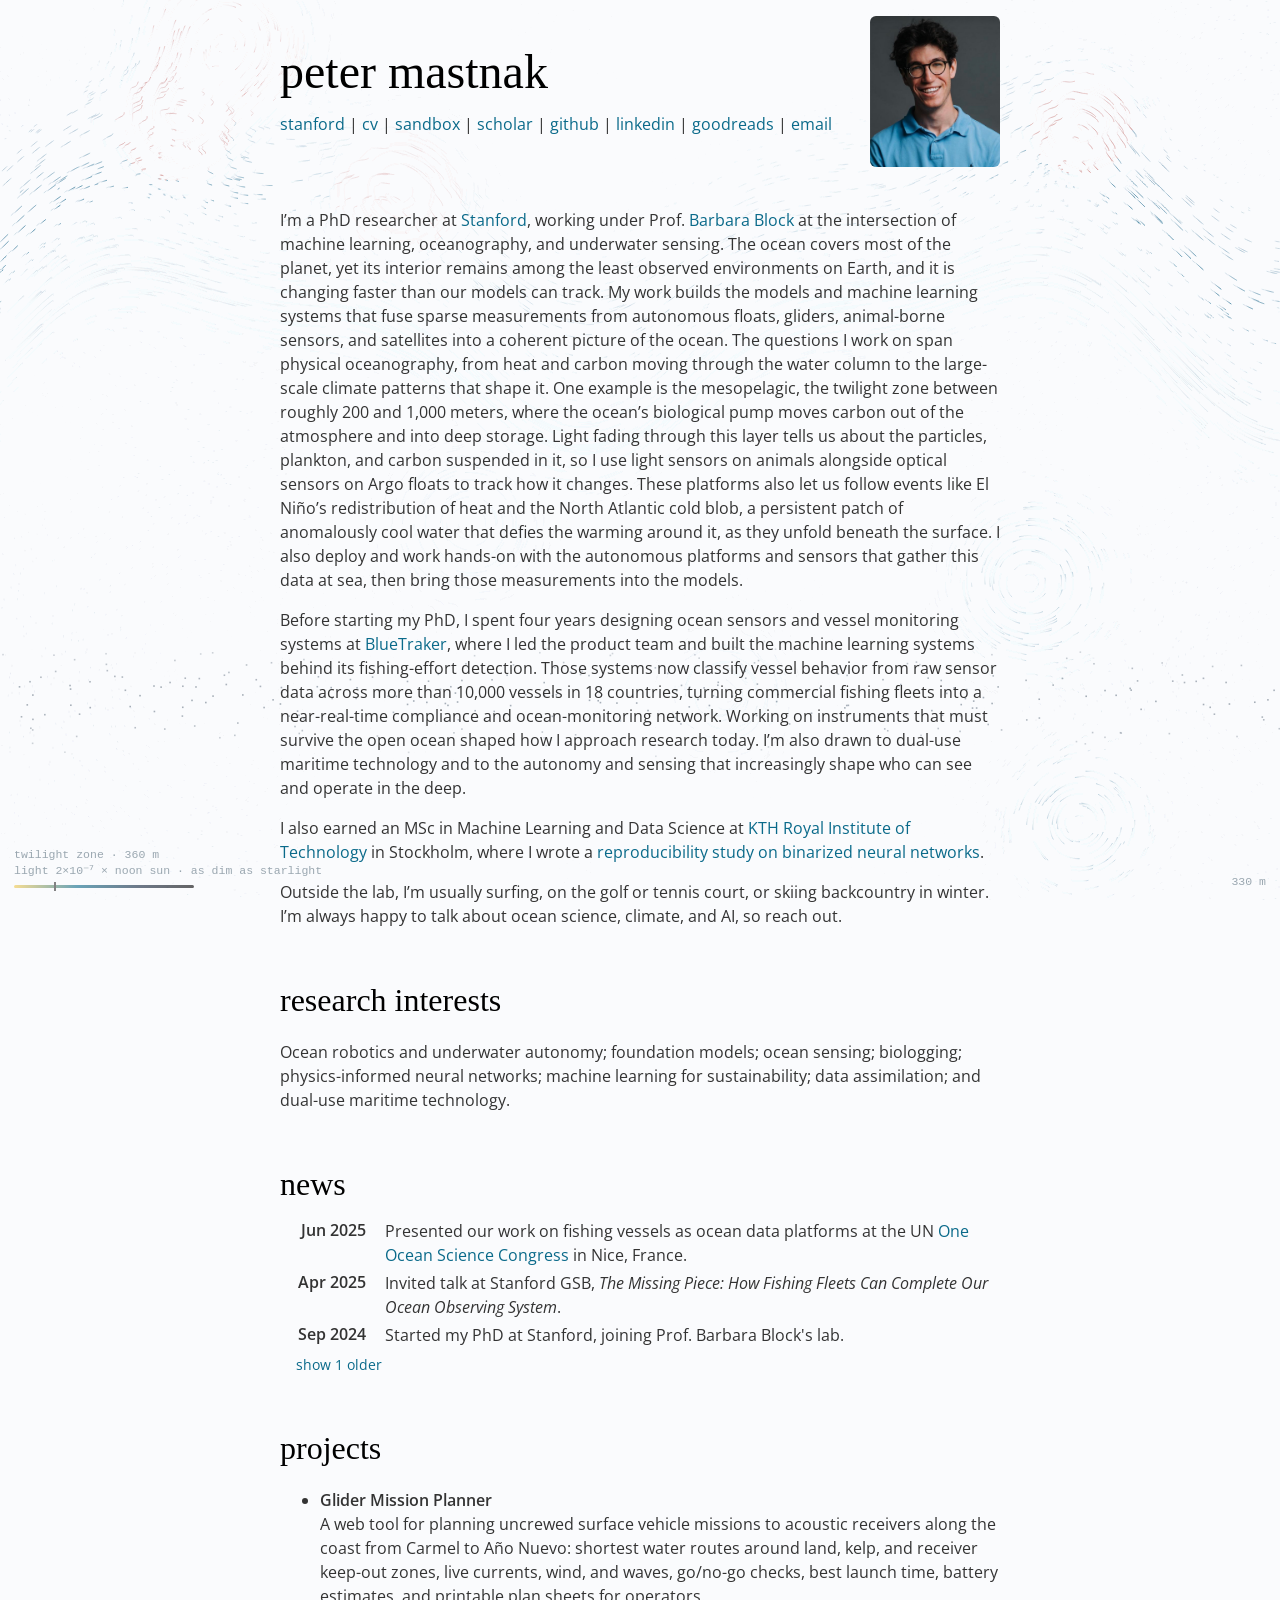
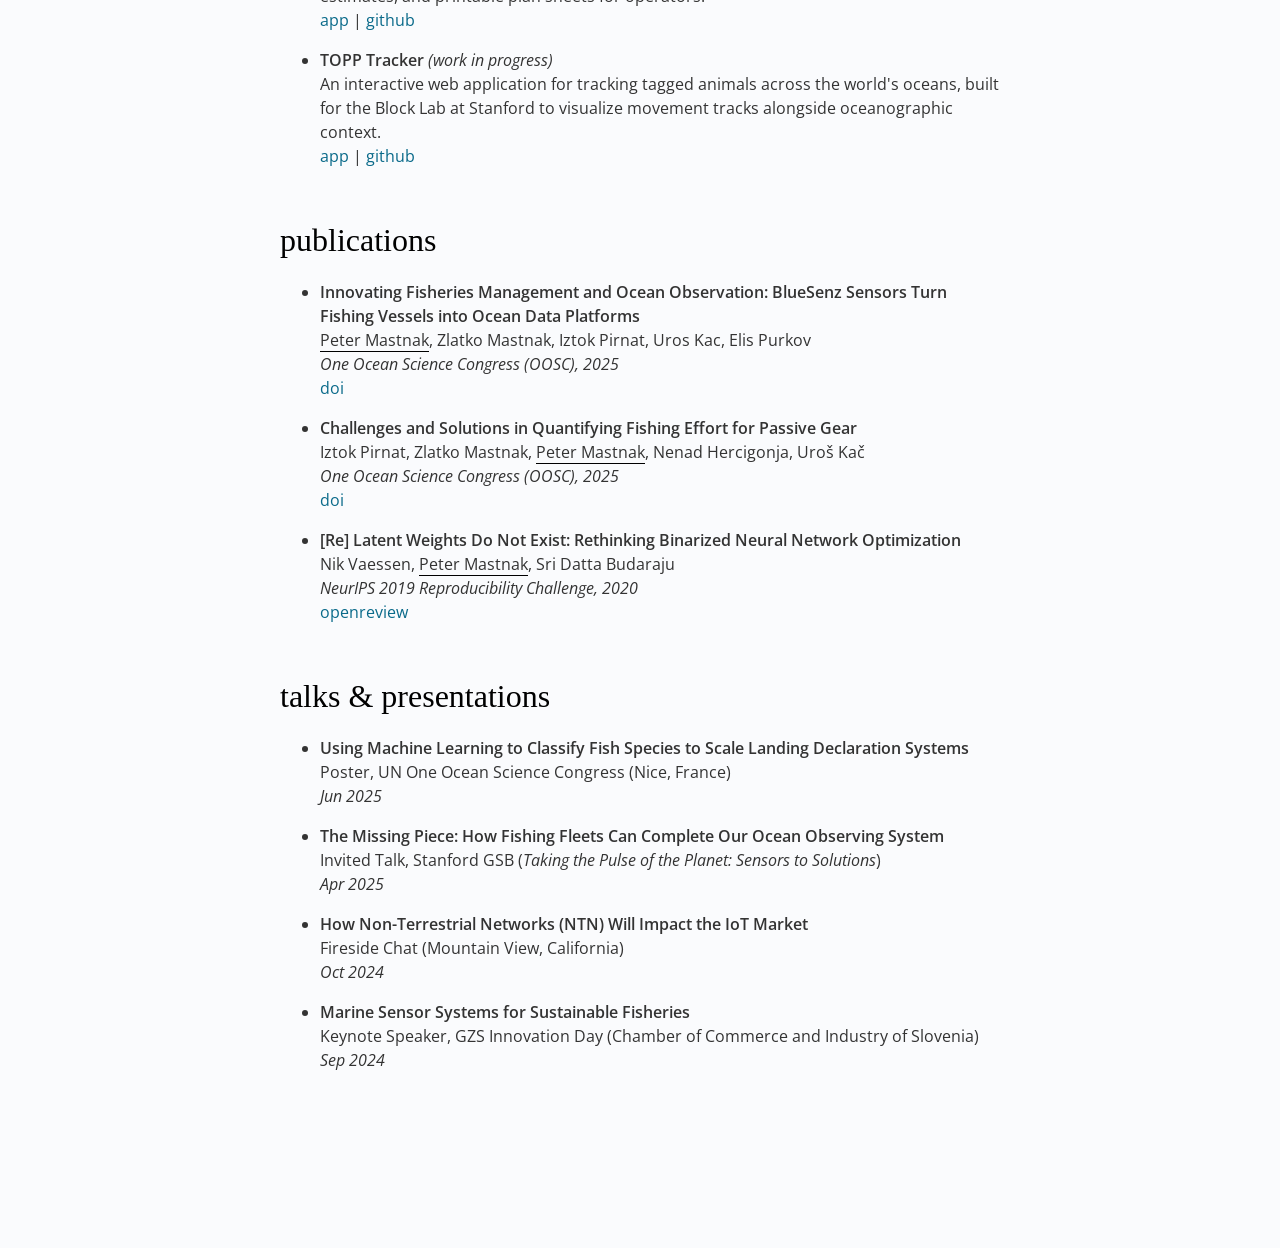
<file: index.html>
<!DOCTYPE html>
<html>

<head>

<meta charset="utf-8">
<meta name="viewport" content="width=device-width, initial-scale=1.0">
<link rel="stylesheet" href="style.css">
<title>Peter Mastnak | Stanford PhD, Ocean Machine Learning</title>
<meta name="google-site-verification" content="ZGIbBYw22RWLkioQLdrv5SLob4nlBWkmapHMqDgbLFs">
<link rel="canonical" href="https://petermastnak.github.io/">
<link rel="icon" type="image/x-icon" href="favicon.jpg">
<meta name="description" content="Peter Mastnak: PhD researcher at Stanford working on machine learning, oceanography, and underwater sensing.">
<meta property="og:type" content="website">
<meta property="og:url" content="https://petermastnak.github.io/">
<meta property="og:title" content="peter mastnak">
<meta property="og:description" content="Machine learning, oceanography, and underwater sensing at Stanford.">
<meta property="og:image" content="https://petermastnak.github.io/assets/og.png">
<meta property="og:image:width" content="1200">
<meta property="og:image:height" content="630">
<meta name="twitter:card" content="summary_large_image">
<meta name="twitter:image" content="https://petermastnak.github.io/assets/og.png">
<script type="application/ld+json">
{
  "@context": "https://schema.org",
  "@type": "Person",
  "name": "Peter Mastnak",
  "url": "https://petermastnak.github.io/",
  "image": "https://petermastnak.github.io/assets/profile_pic.jpg",
  "jobTitle": "PhD Researcher",
  "affiliation": {"@type": "CollegeOrUniversity", "name": "Stanford University", "url": "https://www.stanford.edu"},
  "knowsAbout": ["Machine learning", "Oceanography", "Data assimilation", "Underwater sensing", "Biologging"],
  "sameAs": [
    "https://scholar.google.com/citations?user=CiZz98wAAAAJ",
    "https://github.com/PeterMastnak",
    "https://www.linkedin.com/in/peter-mastnak-803452a7",
    "https://oceans.stanford.edu/people/peter-mastnak"
  ]
}
</script>
<script src="assets/js/theme.js"></script>
</head>

<body>

<canvas id="jet" aria-hidden="true"></canvas>

<img id="profile_pic" src="assets/profile_pic.jpg" alt="peter mastnak">

<h1>peter mastnak</h1>

<h3>
<a href="https://oceans.stanford.edu/people/peter-mastnak">stanford</a>
| <a href="assets/cv.pdf">cv</a>
| <a href="sandbox/">sandbox</a>
| <a href="https://scholar.google.com/citations?user=CiZz98wAAAAJ&hl=en">scholar</a>
| <a href="https://github.com/PeterMastnak">github</a>
| <a href="https://www.linkedin.com/in/peter-mastnak-803452a7">linkedin</a>
| <a href="https://www.goodreads.com/user/show/30342872">goodreads</a>
| <a href="mailto:pmastnak@stanford.edu">email</a>
</h3>

<p>
I’m a PhD researcher at
<a href="https://sustainability.stanford.edu">Stanford</a>,
working under Prof. <a href="https://oceans.stanford.edu/people/barbara-block">Barbara Block</a>
at the intersection of machine learning, oceanography, and underwater sensing.
The ocean covers most of the planet, yet its interior remains among the least observed environments on Earth,
and it is changing faster than our models can track.
My work builds the models and machine learning systems that fuse sparse measurements
from autonomous floats, gliders, animal-borne sensors, and satellites into a coherent picture of the ocean.
The questions I work on span physical oceanography,
from heat and carbon moving through the water column to the large-scale climate patterns that shape it.
One example is the mesopelagic, the twilight zone between roughly 200 and 1,000 meters,
where the ocean’s biological pump moves carbon out of the atmosphere and into deep storage.
Light fading through this layer tells us about the particles, plankton, and carbon suspended in it,
so I use light sensors on animals alongside optical sensors on Argo floats to track how it changes.
These platforms also let us follow events like El Niño’s redistribution of heat
and the North Atlantic cold blob, a persistent patch of anomalously cool water that defies the warming around it,
as they unfold beneath the surface.
I also deploy and work hands-on with the autonomous platforms and sensors that gather this data at sea,
then bring those measurements into the models.
</p>

<p>
Before starting my PhD, I spent four years designing ocean sensors and vessel monitoring systems at
<a href="https://www.bluetraker.com">BlueTraker</a>,
where I led the product team and built the machine learning systems behind its fishing-effort detection.
Those systems now classify vessel behavior from raw sensor data across more than 10,000 vessels in 18 countries,
turning commercial fishing fleets into a near-real-time compliance and ocean-monitoring network.
Working on instruments that must survive the open ocean shaped how I approach research today.
I’m also drawn to dual-use maritime technology
and to the autonomy and sensing that increasingly shape who can see and operate in the deep.
</p>

<p>
I also earned an MSc in Machine Learning and Data Science at
<a href="https://www.kth.se">KTH Royal Institute of Technology</a> in Stockholm,
where I wrote a <a href="https://openreview.net/forum?id=SkegBa5zTH">reproducibility study on binarized neural networks</a>.
</p>

<p>
Outside the lab, I’m usually surfing, on the golf or tennis court, or skiing backcountry in winter.
I’m always happy to talk about ocean science, climate, and AI, so reach out.
</p>


<h2>research interests</h2>
<p>
Ocean robotics and underwater autonomy; foundation models; ocean sensing;
biologging; physics-informed neural networks; machine learning for sustainability;
data assimilation; and dual-use maritime technology.
</p>


<h2>news</h2>

<table id="news">

<tr>
	<th>Jun 2025</th>
	<td>Presented our work on fishing vessels as ocean data platforms at the UN <a href="https://oneoceanscience.com">One Ocean Science Congress</a> in Nice, France.</td>
</tr>

<tr>
	<th>Apr 2025</th>
	<td>Invited talk at Stanford GSB, <i>The Missing Piece: How Fishing Fleets Can Complete Our Ocean Observing System</i>.</td>
</tr>

<tr>
	<th>Sep 2024</th>
	<td>Started my PhD at Stanford, joining Prof. Barbara Block's lab.</td>
</tr>

<tr>
	<th>Sep 2024</th>
	<td>Keynote at GZS Innovation Day following BlueTraker's national innovation award for marine sensor systems.</td>
</tr>

</table>


<section id="projects">
<canvas id="track" aria-hidden="true"></canvas>
<h2>projects</h2>

<ul>

<li>
<b>Glider Mission Planner</b><br>
A web tool for planning uncrewed surface vehicle missions to acoustic receivers along the coast from Carmel to Año Nuevo:
shortest water routes around land, kelp, and receiver keep-out zones, live currents, wind, and waves,
go/no-go checks, best launch time, battery estimates, and printable plan sheets for operators.<br>
<a href="https://petermastnak.github.io/glider-mission-planner/">app</a>
| <a href="https://github.com/PeterMastnak/glider-mission-planner">github</a>
</li>

<li>
<b>TOPP Tracker</b> <i>(work in progress)</i><br>
An interactive web application for tracking tagged animals across the world's oceans,
built for the Block Lab at Stanford to visualize movement tracks alongside oceanographic context.<br>
<a href="https://topptracker.vercel.app/">app</a>
| <a href="https://github.com/PeterMastnak">github</a>
</li>

</ul>
</section>


<h2>publications</h2>

<ul>

<li>
<b>Innovating Fisheries Management and Ocean Observation: BlueSenz Sensors Turn Fishing Vessels into Ocean Data Platforms</b><br>
<u>Peter Mastnak</u>, Zlatko Mastnak, Iztok Pirnat, Uros Kac, Elis Purkov<br>
<i>One Ocean Science Congress (OOSC), 2025</i><br>
<a href="https://doi.org/10.5194/oos2025-991">doi</a>
</li>

<li>
<b>Challenges and Solutions in Quantifying Fishing Effort for Passive Gear</b><br>
Iztok Pirnat, Zlatko Mastnak, <u>Peter Mastnak</u>, Nenad Hercigonja, Uro&scaron; Ka&ccaron;<br>
<i>One Ocean Science Congress (OOSC), 2025</i><br>
<a href="https://doi.org/10.5194/oos2025-1121">doi</a>
</li>

<li>
<b>[Re] Latent Weights Do Not Exist: Rethinking Binarized Neural Network Optimization</b><br>
Nik Vaessen, <u>Peter Mastnak</u>, Sri Datta Budaraju<br>
<i>NeurIPS 2019 Reproducibility Challenge, 2020</i><br>
<a href="https://openreview.net/forum?id=SkegBa5zTH">openreview</a>
</li>

</ul>


<h2>talks &amp; presentations</h2>

<ul>

<li>
<b>Using Machine Learning to Classify Fish Species to Scale Landing Declaration Systems</b><br>
Poster, UN One Ocean Science Congress (Nice, France)<br>
<i>Jun 2025</i>
</li>

<li>
<b>The Missing Piece: How Fishing Fleets Can Complete Our Ocean Observing System</b><br>
Invited Talk, Stanford GSB (<i>Taking the Pulse of the Planet: Sensors to Solutions</i>)<br>
<i>Apr 2025</i>
</li>

<li>
<b>How Non-Terrestrial Networks (NTN) Will Impact the IoT Market</b><br>
Fireside Chat (Mountain View, California)<br>
<i>Oct 2024</i>
</li>

<li>
<b>Marine Sensor Systems for Sustainable Fisheries</b><br>
Keynote Speaker, GZS Innovation Day (Chamber of Commerce and Industry of Slovenia)<br>
<i>Sep 2024</i>
</li>

</ul>


<br>
<br>

<br>
<br>
<br>
<br>

<script src="assets/js/jet.js" defer></script>
<script src="assets/js/track.js" defer></script>
<script src="assets/js/favicon.js" defer></script>
<script src="assets/js/site.js" defer></script>
<script src="assets/js/light.js" defer></script>
<script src="assets/js/ambient.js" defer></script>
</body>

</html>
</file>
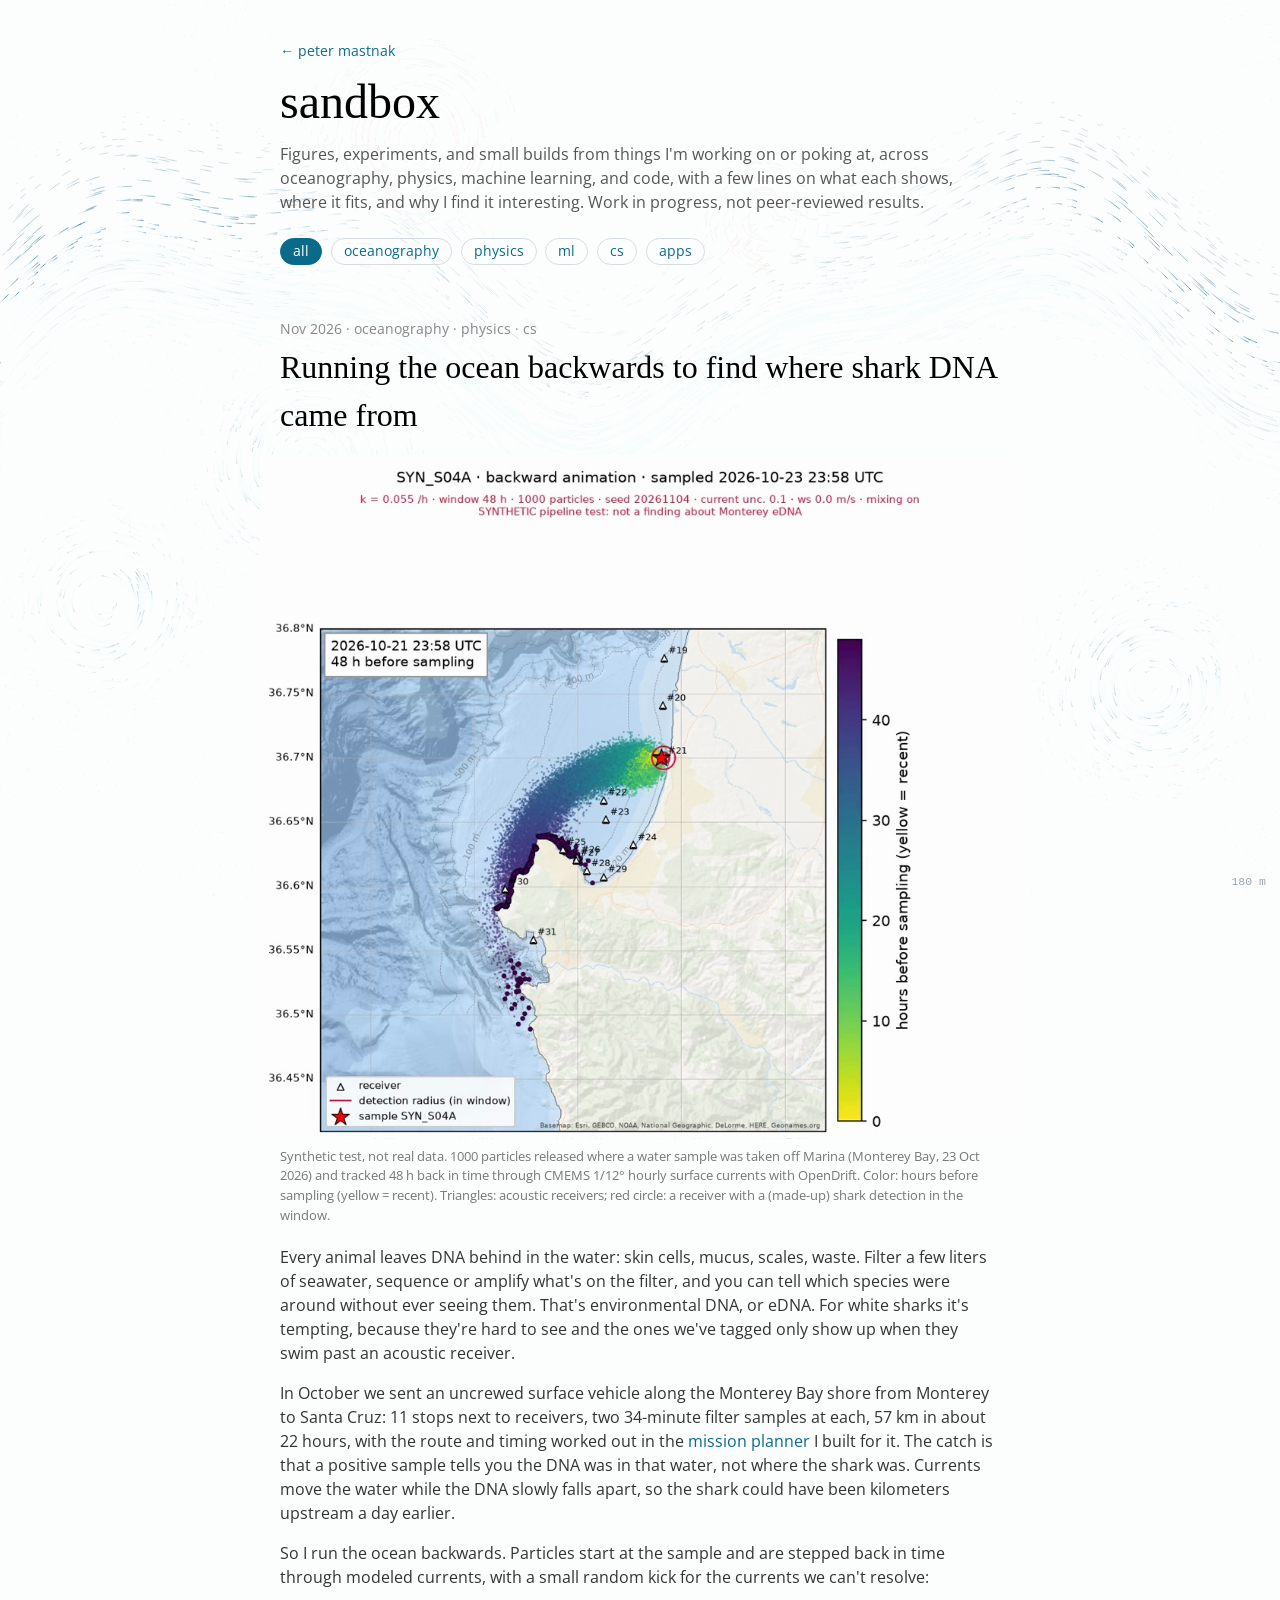
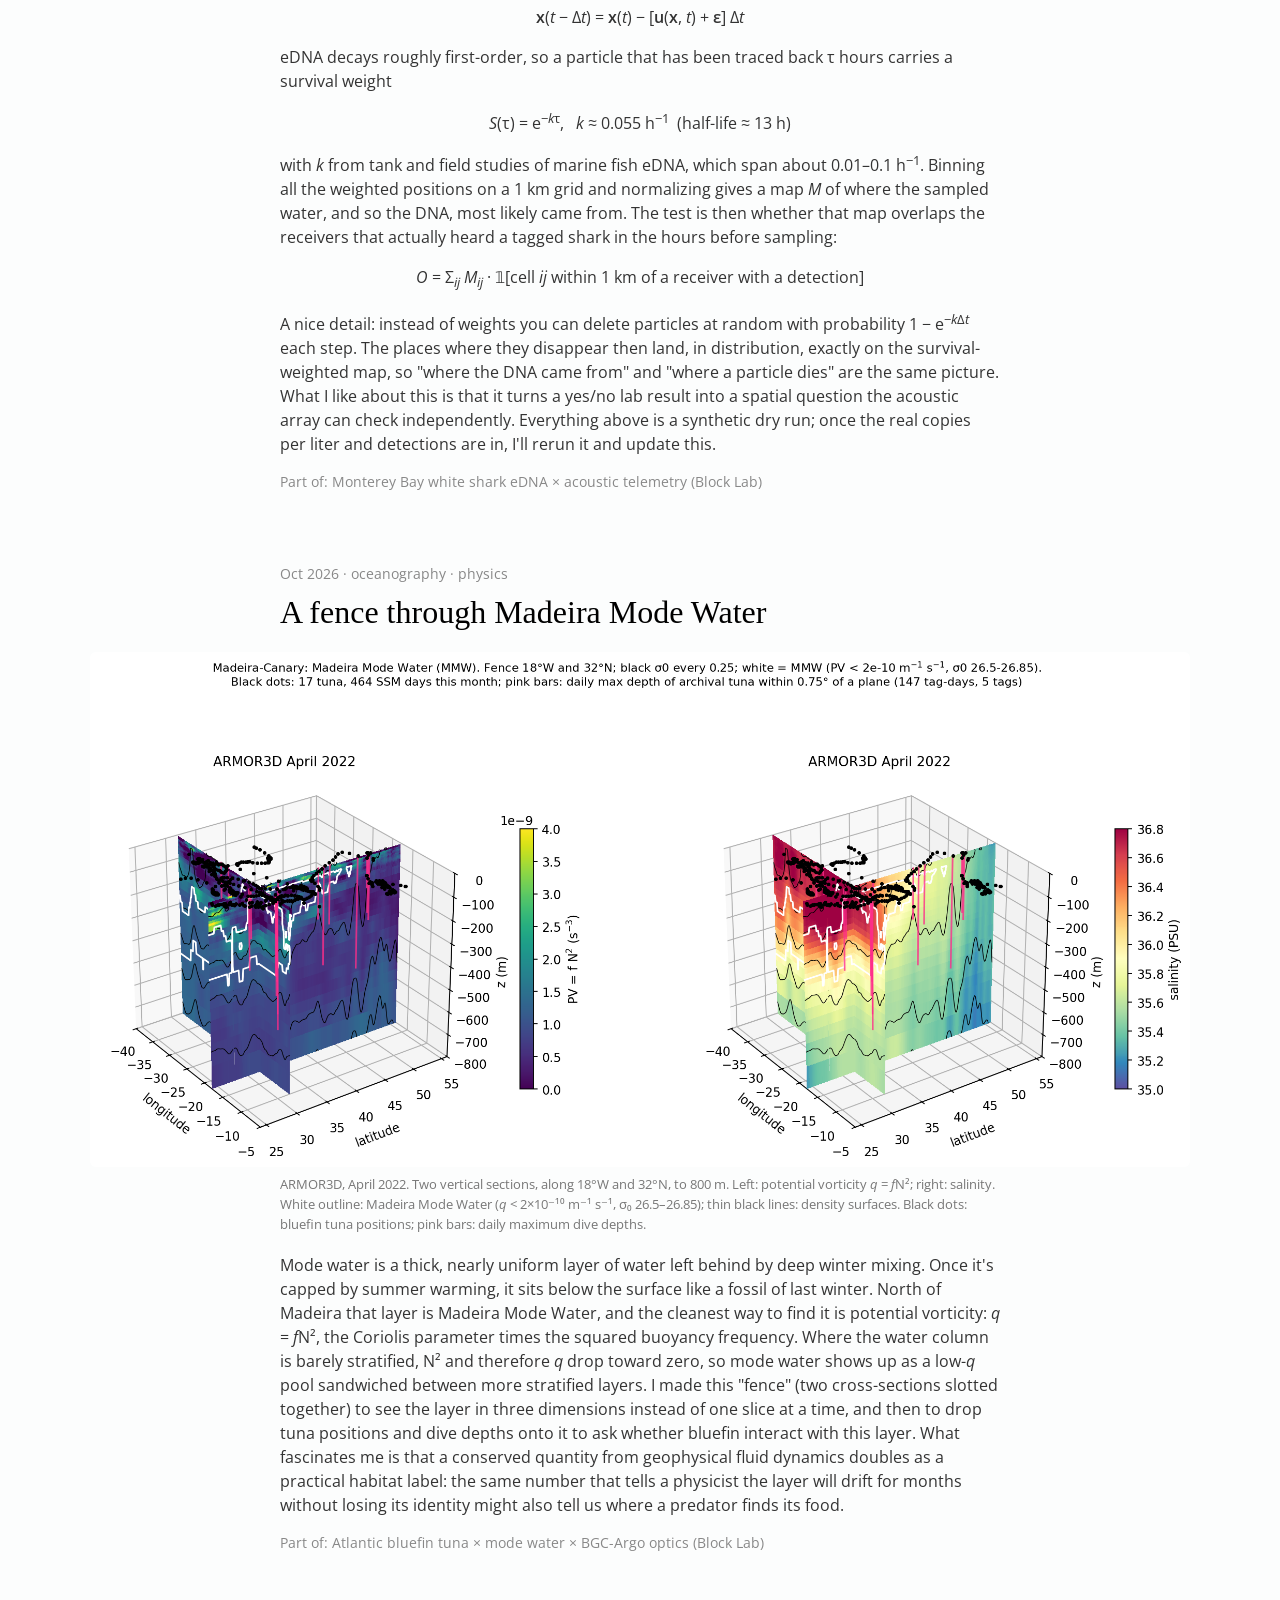
<file: sandbox/index.html>
<!DOCTYPE html>
<html>

<head>

<meta charset="utf-8">
<meta name="viewport" content="width=device-width, initial-scale=1.0">
<link rel="stylesheet" href="../style.css">
<title>Sandbox: Ocean Research Figures | Peter Mastnak</title>
<link rel="canonical" href="https://petermastnak.github.io/sandbox/">
<link rel="icon" type="image/x-icon" href="../favicon.jpg">
<meta name="description" content="Peter Mastnak's sandbox: figures from ongoing research in oceanography, physics, and machine learning, with notes on what they show and why they're interesting.">
<meta property="og:type" content="website">
<meta property="og:url" content="https://petermastnak.github.io/sandbox/">
<meta property="og:title" content="sandbox · peter mastnak">
<meta property="og:description" content="Figures from ongoing research, with notes on what they show and why they're interesting.">
<meta property="og:image" content="https://petermastnak.github.io/assets/og.png">
<meta name="twitter:card" content="summary_large_image">
<script src="../assets/js/theme.js"></script>
</head>

<body class="sandbox">

<canvas id="jet" aria-hidden="true"></canvas>

<p class="back"><a href="../">&larr; peter mastnak</a></p>

<h1>sandbox</h1>

<p class="lede">
Figures, experiments, and small builds from things I'm working on or poking at,
across oceanography, physics, machine learning, and code,
with a few lines on what each shows, where it fits, and why I find it interesting.
Work in progress, not peer-reviewed results.
</p>

<nav class="tags" aria-label="Filter entries by topic">
<button type="button" data-tag="all" class="on">all</button>
<button type="button" data-tag="oceanography">oceanography</button>
<button type="button" data-tag="physics">physics</button>
<button type="button" data-tag="ml">ml</button>
<button type="button" data-tag="cs">cs</button>
<button type="button" data-tag="apps">apps</button>
</nav>

<!--
  HOW TO ADD AN ENTRY
  1. Put the image in sandbox/img/, named YYYY-MM-short-name.png (keep it under ~1 MB;
     PNG for plots, JPG for photos).
  2. Copy the <article> block below, paste it at the TOP of the list (newest first), and edit:
       data-tags   any of: oceanography physics ml cs apps (space-separated; new ones work too,
                   just add a matching button above)
       id          short slug; the entry gets a shareable link: /sandbox/#that-slug
       <time>      datetime="YYYY-MM" plus the display text
  3. Before posting anything built on lab data (tag tracks, unpublished results),
     check it is OK to share.

  <article class="entry" id="slug" data-tags="oceanography">
  <p class="meta"><time datetime="2026-11">Nov 2026</time> · oceanography</p>
  <h2>Title</h2>
  <figure>
  <a href="img/2026-11-name.png"><img src="img/2026-11-name.png" alt="Describe the figure" loading="lazy"></a>
  <figcaption>One-line caption: data source, what the axes/colors are.</figcaption>
  </figure>
  <p>The paragraph: what it is, the math/physics, why I made it, what's fascinating.</p>
  <p class="fits">Part of: project name / research thread</p>
  </article>
-->

<div id="entries">

<article class="entry" id="edna-backtracking" data-tags="oceanography physics cs">
<p class="meta"><time datetime="2026-11">Nov 2026</time> · oceanography · physics · cs</p>
<h2>Running the ocean backwards to find where shark DNA came from</h2>
<figure>
<video src="img/2026-11-edna-backtrack-marina.mp4" poster="img/2026-11-edna-backtrack-marina.jpg" autoplay muted loop playsinline preload="metadata" aria-label="Animation of 1000 particles released at a sampling station off Marina, Monterey Bay, and tracked 48 hours backward in time. The particles leave a trail colored from yellow (recent) to purple (48 hours before sampling) that curves west across the southern bay and around the Monterey Peninsula, past acoustic receivers marked as triangles."></video>
<figcaption>
Synthetic test, not real data. 1000 particles released where a water sample was taken off Marina (Monterey Bay, 23 Oct 2026)
and tracked 48 h back in time through CMEMS 1/12° hourly surface currents with OpenDrift.
Color: hours before sampling (yellow = recent). Triangles: acoustic receivers; red circle: a receiver with a (made-up) shark detection in the window.
</figcaption>
</figure>
<!-- DRAFT: rewrite in your own words -->
<p>
Every animal leaves DNA behind in the water: skin cells, mucus, scales, waste.
Filter a few liters of seawater, sequence or amplify what's on the filter, and you can tell which species were around
without ever seeing them. That's environmental DNA, or eDNA.
For white sharks it's tempting, because they're hard to see and the ones we've tagged only show up when they swim past an acoustic receiver.
</p>
<p>
In October we sent an uncrewed surface vehicle along the Monterey Bay shore from Monterey to Santa Cruz:
11 stops next to receivers, two 34-minute filter samples at each, 57 km in about 22 hours,
with the route and timing worked out in the <a href="https://petermastnak.github.io/glider-mission-planner/">mission planner</a> I built for it.
The catch is that a positive sample tells you the DNA was in that water, not where the shark was.
Currents move the water while the DNA slowly falls apart, so the shark could have been kilometers upstream a day earlier.
</p>
<p>
So I run the ocean backwards. Particles start at the sample and are stepped back in time through modeled currents,
with a small random kick for the currents we can't resolve:
</p>
<p class="eq"><b>x</b>(<i>t</i> − Δ<i>t</i>) = <b>x</b>(<i>t</i>) − [<b>u</b>(<b>x</b>, <i>t</i>) + <b>ε</b>] Δ<i>t</i></p>
<p>
eDNA decays roughly first-order, so a particle that has been traced back τ hours carries a survival weight
</p>
<p class="eq"><i>S</i>(τ) = e<sup>−<i>k</i>τ</sup>, &nbsp; <i>k</i> ≈ 0.055 h<sup>−1</sup> &nbsp;(half-life ≈ 13 h)</p>
<p>
with <i>k</i> from tank and field studies of marine fish eDNA, which span about 0.01–0.1 h<sup>−1</sup>.
Binning all the weighted positions on a 1 km grid and normalizing gives a map <i>M</i> of where the sampled water,
and so the DNA, most likely came from. The test is then whether that map overlaps the receivers that actually heard a tagged shark
in the hours before sampling:
</p>
<p class="eq"><i>O</i> = Σ<sub><i>ij</i></sub> <i>M</i><sub><i>ij</i></sub> · 𝟙[cell <i>ij</i> within 1 km of a receiver with a detection]</p>
<p>
A nice detail: instead of weights you can delete particles at random with probability 1 − e<sup>−<i>k</i>Δ<i>t</i></sup> each step.
The places where they disappear then land, in distribution, exactly on the survival-weighted map,
so "where the DNA came from" and "where a particle dies" are the same picture.
What I like about this is that it turns a yes/no lab result into a spatial question
the acoustic array can check independently. Everything above is a synthetic dry run;
once the real copies per liter and detections are in, I'll rerun it and update this.
</p>
<p class="fits">Part of: Monterey Bay white shark eDNA × acoustic telemetry (Block Lab)</p>
</article>

<article class="entry" id="madeira-mode-water" data-tags="oceanography physics">
<p class="meta"><time datetime="2026-10">Oct 2026</time> · oceanography · physics</p>
<h2>A fence through Madeira Mode Water</h2>
<figure>
<a href="img/2026-10-madeira-mode-water-fence.png"><img src="img/2026-10-madeira-mode-water-fence.png" alt="Two 3D fence plots of the ocean near Madeira in April 2022: vertical sections along 18°W and 32°N, colored by potential vorticity (left) and salinity (right), with the mode water layer outlined in white and bluefin tuna positions and dive depths overlaid." loading="lazy"></a>
<figcaption>
ARMOR3D, April 2022. Two vertical sections, along 18°W and 32°N, to 800 m.
Left: potential vorticity <i>q</i> = <i>f</i>N²; right: salinity.
White outline: Madeira Mode Water (<i>q</i> &lt; 2×10⁻¹⁰ m⁻¹ s⁻¹, σ₀ 26.5–26.85); thin black lines: density surfaces.
Black dots: bluefin tuna positions; pink bars: daily maximum dive depths.
</figcaption>
</figure>
<!-- DRAFT: rewrite in your own words -->
<p>
Mode water is a thick, nearly uniform layer of water left behind by deep winter mixing.
Once it's capped by summer warming, it sits below the surface like a fossil of last winter.
North of Madeira that layer is Madeira Mode Water, and the cleanest way to find it is potential vorticity:
<i>q</i> = <i>f</i>N², the Coriolis parameter times the squared buoyancy frequency.
Where the water column is barely stratified, N² and therefore <i>q</i> drop toward zero,
so mode water shows up as a low-<i>q</i> pool sandwiched between more stratified layers.
I made this "fence" (two cross-sections slotted together) to see the layer in three dimensions instead of one slice at a time,
and then to drop tuna positions and dive depths onto it to ask whether bluefin interact with this layer.
What fascinates me is that a conserved quantity from geophysical fluid dynamics doubles as a practical habitat label:
the same number that tells a physicist the layer will drift for months without losing its identity
might also tell us where a predator finds its food.
</p>
<p class="fits">Part of: Atlantic bluefin tuna × mode water × BGC-Argo optics (Block Lab)</p>
</article>

</div>

<p class="empty" hidden>Nothing here with that tag yet.</p>

<script src="../assets/js/jet.js" defer></script>
<script src="../assets/js/favicon.js" defer></script>
<script src="../assets/js/sandbox.js" defer></script>
</body>
</html>
</file>
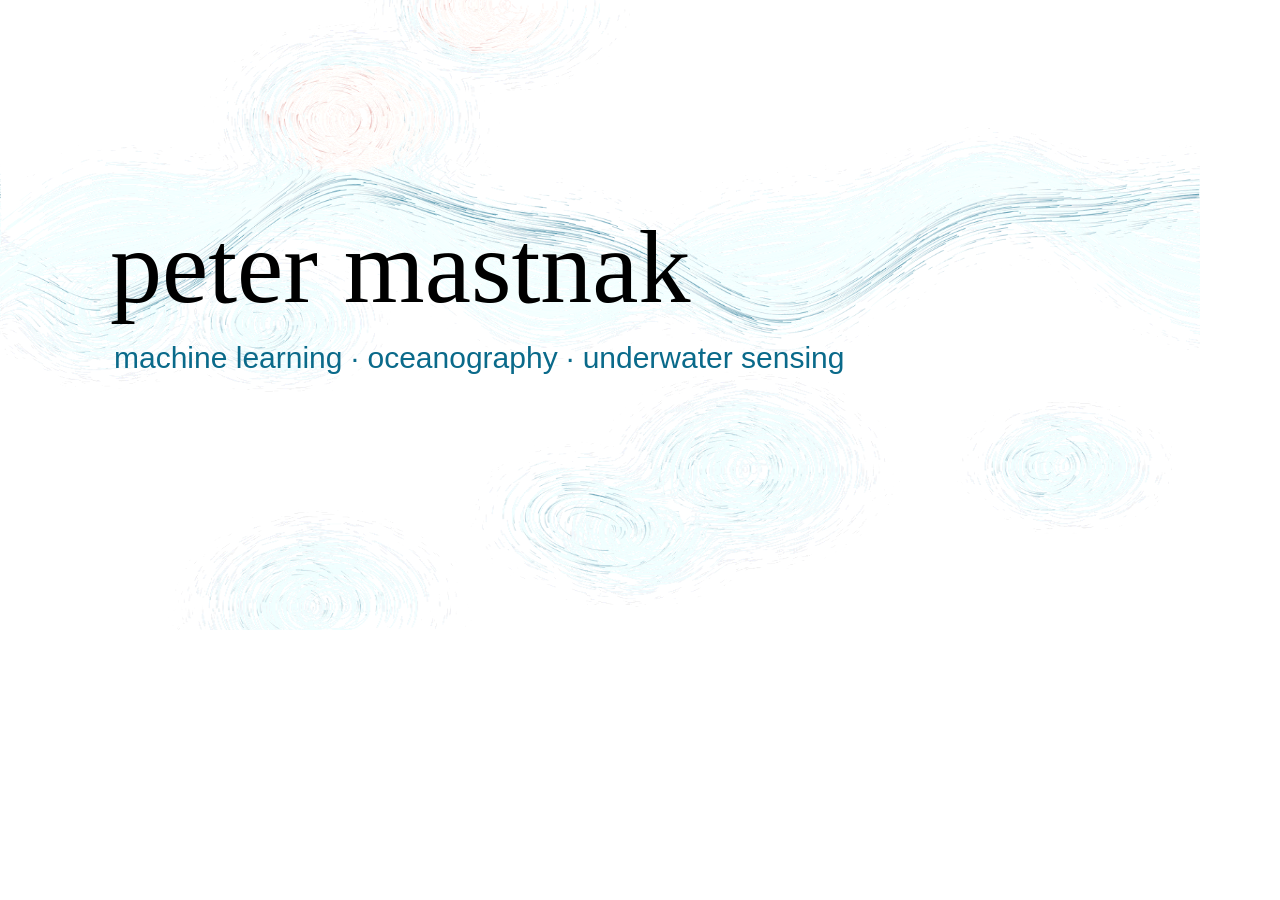
<file: tools/og.html>
<!DOCTYPE html>
<!-- Renders assets/og.png (social link preview). Regenerate with:
     "/Applications/Google Chrome.app/Contents/MacOS/Google Chrome" --headless=new --hide-scrollbars \
       --window-size=1200,630 --screenshot=assets/og.png http://localhost:8765/tools/og.html -->
<html><head><meta charset="utf-8">
<style>
html, body { margin: 0; width: 1200px; height: 630px; overflow: hidden; background: #fff; }
#jet { position: fixed; inset: 0; width: 1200px; height: 630px; }
.t { position: absolute; left: 110px; top: 215px; font-family: Palatino, "Palatino Linotype", Georgia, serif; }
.t h1 { font-size: 104px; font-weight: normal; margin: 0; color: #000; line-height: 1; }
.t p { font: 30px "Open Sans", Helvetica, sans-serif; color: #0a6a8a; margin: 22px 0 0 4px; }
</style>
<script>window.JET_WARMUP = 420;</script>
</head><body>
<canvas id="jet"></canvas>
<div class="t"><h1>peter mastnak</h1><p>machine learning &middot; oceanography &middot; underwater sensing</p></div>
<script src="../assets/js/jet.js"></script>
</body></html>
</file>
<file: style.css>
@import url('https://fonts.googleapis.com/css2?family=Open+Sans:ital,wght@0,300;0,400;0,500;0,600;0,700;0,800;1,300;1,400;1,500;1,600;1,700;1,800&display=swap');

body {
	color: #333;
	font-family: "Open Sans", sans-serif;
	line-height: 1.5;
	max-width: 720px;
	margin: auto;
	padding: 1em;
}

#profile_pic {
	float: right;
	width: 130px;
	border-radius: 6px;
	margin-left: 1rem;
}

h1, h2 {
	color: #000;
	font-family: Palatino, "Palatino Linotype", "Palatino LT STD", "Book Antiqua", Cambria, Georgia, serif;
	font-weight: normal;
}

h1 {
	font-size: 3rem;
	margin-top: 2.0rem;
	margin-bottom: 1.0rem;
	line-height: 1.0;
}

h2 {
	font-size: 2rem;
	margin-top: 3rem;
	margin-bottom: 0.5rem;
}

h3 {
	font-weight: normal;
	font-size: 1rem;
	margin-bottom: 4.5rem;
}

th {
	padding: 0 1rem;
	text-align: right;
	font-weight: 600;
	white-space: nowrap;
	vertical-align: top;
}

td {
	vertical-align: top;
}

li {
	margin: 1rem 0;
}

a {
	color: #0a6a8a;
	text-decoration: none;
}

a:active, a:focus, a:hover {
	border-bottom: solid 2px;
}

a:visited {
	color: #0a6a8a;
}

a.award, a.award:visited, a.award:hover, a.award:active, a.award:focus {
	color: #c0392b;
	font-weight: bold;
}

u {
	text-decoration: none;
	border-bottom: 1px solid black;
}

b {
	font-weight: 600;
}

footer {
	margin-top: 3rem;
	color: #888;
	font-size: 0.9rem;
	text-align: center;
}

#jet {
	position: fixed;
	inset: 0;
	width: 100vw;
	height: 100vh;
	z-index: -1;
	pointer-events: none;
}


/* ---- depth readout + toast (made by jet.js) ---- */
#depth, #toast {
	position: fixed;
	bottom: 12px;
	font: 0.72rem ui-monospace, Menlo, monospace;
	color: #9aa7b0;
	pointer-events: none;
}
#depth { right: 14px; }
#toast { left: 14px; bottom: 70px; opacity: 0; transition: opacity 0.5s; }
@media (max-width: 1000px) { #depth { display: none; } }

#ambient {
	position: fixed;
	inset: 0;
	width: 100vw;
	height: 100vh;
	z-index: -1;
	pointer-events: none;
}

/* ---- projects map ---- */
#projects {
	position: relative;
	min-height: 340px;
}
#track {
	position: absolute;
	left: 0;
	top: 0;
	width: 100%;
	height: 100%;
	z-index: -1;
	pointer-events: none;
}

/* ---- news collapse ---- */
#news.collapsed tr.older { display: none; }
button.more {
	background: none;
	border: none;
	padding: 0.3rem 0 0 1rem;
	font: inherit;
	font-size: 0.85rem;
	color: #0a6a8a;
	cursor: pointer;
}
button.more:hover { text-decoration: underline; }

/* ---- night mode ---- */
html.dark { background: #0b1620; }
html.dark body { color: #c9d4dc; }
html.dark h1, html.dark h2 { color: #eef3f6; }
html.dark a, html.dark a:visited, html.dark button.more { color: #5cc8e6; }
html.dark u { border-bottom-color: #c9d4dc; }
html.dark #depth, html.dark #toast { color: #5f7484; }

/* ---- twilight-zone light meter (bottom-left, made by light.js) ---- */
#light {
	position: fixed;
	left: 14px;
	bottom: 12px;
	font: 0.72rem ui-monospace, Menlo, monospace;
	color: #9aa7b0;
	line-height: 1.45;
	cursor: help;
}
#light .bar {
	position: relative;
	width: 180px;
	height: 3px;
	margin-top: 5px;
	border-radius: 2px;
	background: linear-gradient(to right, #f2c94c, #0a6a8a 35%, #10223a 70%, #000);
	opacity: 0.6;
}
#light .bar i {
	position: absolute;
	top: -3px;
	width: 2px;
	height: 9px;
	margin-left: -1px;
	background: #333;
	transition: left 0.2s;
}
html.dark #light { color: #5f7484; }
html.dark #light .bar i { background: #e8eef2; }
@media (max-width: 1000px) { #light { display: none; } }


/* ---- sandbox ---- */
.sandbox h1 { margin-top: 1rem; }
.back { margin: 1.5rem 0 0 0; font-size: 0.9rem; }
.lede { color: #555; margin-bottom: 1.5rem; }
.tags { margin-bottom: 3rem; }
.tags button {
	background: none;
	border: 1px solid #d5dde2;
	border-radius: 999px;
	padding: 0.15rem 0.75rem;
	margin: 0 0.3rem 0.4rem 0;
	font: inherit;
	font-size: 0.85rem;
	color: #0a6a8a;
	cursor: pointer;
}
.tags button.on { background: #0a6a8a; border-color: #0a6a8a; color: #fff; }
.entry { margin-bottom: 4.5rem; }
.entry .meta { color: #888; font-size: 0.85rem; margin-bottom: 0; }
.entry h2 { margin-top: 0.2rem; }
.entry figure {
	width: min(1100px, 96vw);
	margin: 1rem 0 1.2rem 50%;
	transform: translateX(-50%);
}
.entry figure img {
	display: block;
	width: 100%;
	height: auto;
	border-radius: 6px;
	background: #fff;
}
.entry figure a:hover { border-bottom: none; }
.entry figure video {
	display: block;
	width: min(100%, 760px);
	height: auto;
	margin: 0 auto;
	border-radius: 6px;
	background: #fff;
}
.entry .eq { text-align: center; margin: 0.6rem 0; }
.entry figcaption {
	max-width: 720px;
	margin: 0.5rem auto 0 auto;
	font-size: 0.82rem;
	color: #777;
}
.entry .fits { font-size: 0.85rem; color: #888; }
.empty { color: #888; }
html.dark .lede { color: #9fb0bc; }
html.dark .tags button { border-color: #2a3e4c; color: #5cc8e6; }
html.dark .tags button.on { background: #5cc8e6; border-color: #5cc8e6; color: #0b1620; }
html.dark .entry .meta, html.dark .entry figcaption, html.dark .entry .fits { color: #7c8e9b; }
</file>
